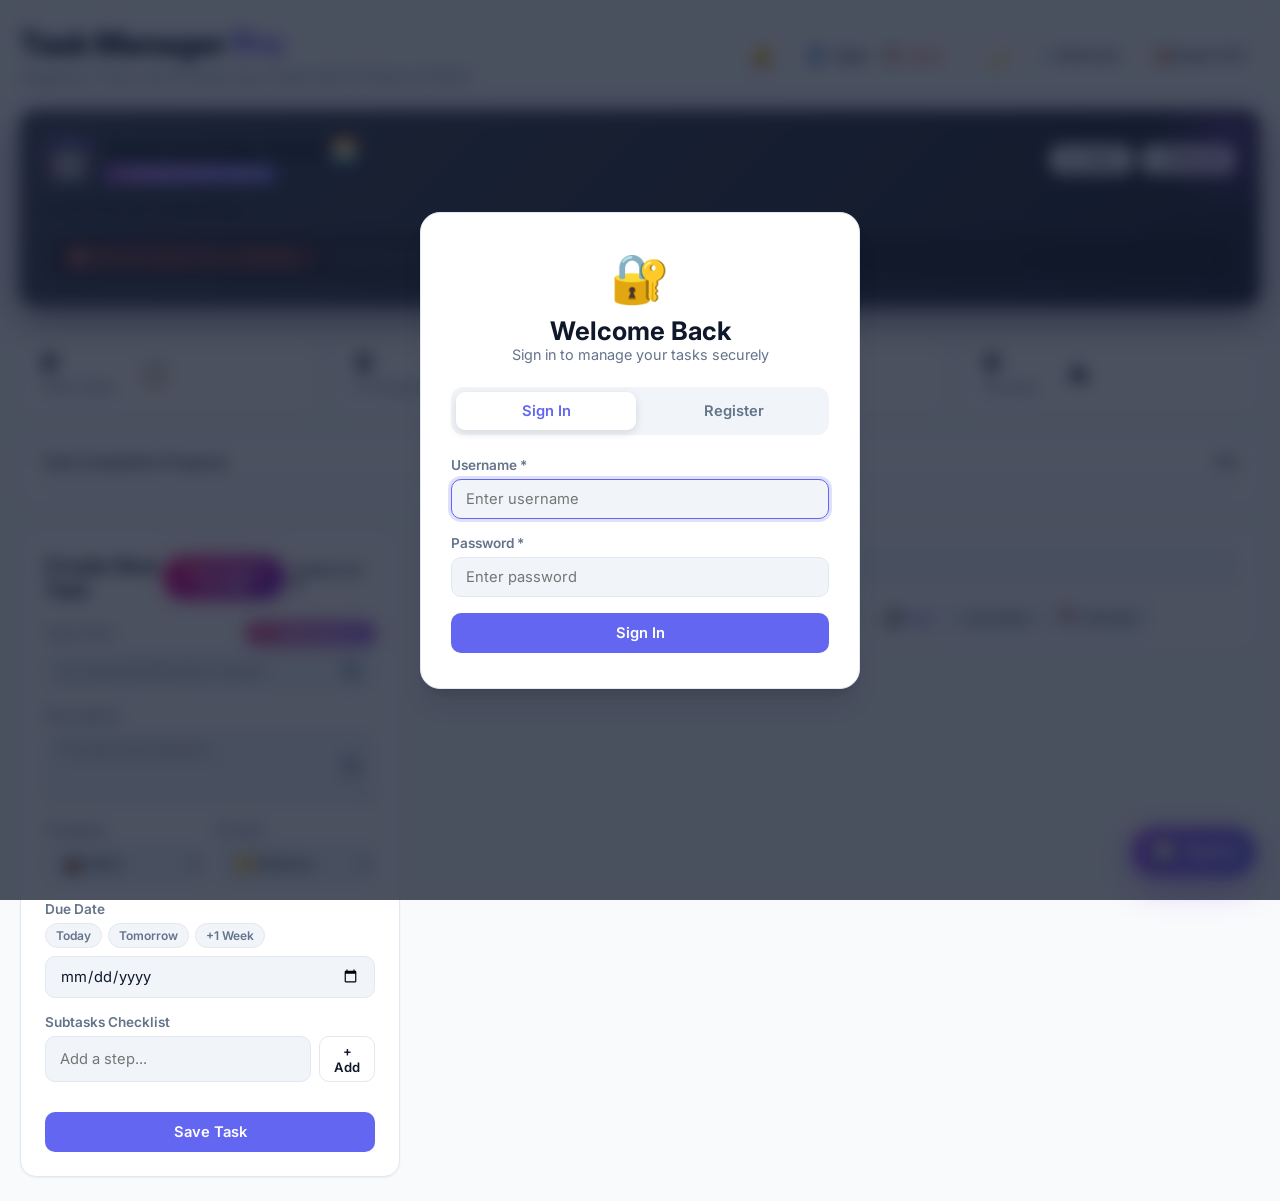
<file: frontend/index.html>
<!DOCTYPE html>
<html lang="en">
<head>
    <meta charset="UTF-8">
    <meta name="viewport" content="width=device-width, initial-scale=1.0">
    <title>Task Manager Pro</title>
    <link rel="stylesheet" href="css/style.css">
    <link href="https://fonts.googleapis.com/css2?family=Inter:wght@400;500;600;700;800&display=swap" rel="stylesheet">
</head>
<body>
    <canvas id="confettiCanvas"></canvas>

    <!-- AUTH MODAL (Login / Register) -->
    <div id="authModal" class="modal-overlay auth-active">
        <div class="modal auth-card">
            <div class="auth-header">
                <span class="auth-logo">🔐</span>
                <h2 id="authTitle">Welcome Back</h2>
                <p id="authSubtitle">Sign in to manage your tasks securely</p>
            </div>
            <div class="auth-tabs">
                <button type="button" class="auth-tab active" id="tabLogin" onclick="switchAuthTab('login')">Sign In</button>
                <button type="button" class="auth-tab" id="tabRegister" onclick="switchAuthTab('register')">Register</button>
            </div>
            <form id="authForm" onsubmit="handleAuthSubmit(event)">
                <div class="form-group">
                    <label for="authUsername">Username *</label>
                    <input type="text" id="authUsername" placeholder="Enter username" required autofocus autocomplete="username">
                </div>
                <div class="form-group" id="emailGroup" style="display: none;">
                    <label for="authEmail">Email Address</label>
                    <input type="email" id="authEmail" placeholder="yourname@example.com" autocomplete="email">
                </div>
                <div class="form-group">
                    <label for="authPassword">Password *</label>
                    <input type="password" id="authPassword" placeholder="Enter password" required autocomplete="current-password">
                </div>
                <div id="authError" class="auth-error-msg" style="display: none;"></div>
                <button type="submit" class="btn btn-primary btn-block" id="authSubmitBtn">Sign In</button>
            </form>
        </div>
    </div>

    <!-- MAIN APP CONTAINER -->
    <div class="container" id="appMainContainer">
        <!-- HEADER -->
        <header class="app-header">
            <div class="header-left">
                <h1>Task Manager <span>Pro</span></h1>
                <p class="subtitle">Organize, Track, and Achieve your Goals with AI Peace of Mind</p>
            </div>
            <div class="header-right">
                <!-- NOTIFICATION BELL & DROPDOWN -->
                <div class="notif-wrapper">
                    <button id="notifBellBtn" class="notif-btn" onclick="toggleNotifDropdown(event)" title="Notifications & Due Alerts">
                        🔔
                        <span id="notifBadge" class="notif-badge" style="display: none;">0</span>
                    </button>
                    <div id="notifDropdown" class="notif-dropdown">
                        <div class="notif-header">
                            <div>
                                <h3>🔔 Alerts & Reminders</h3>
                                <span id="notifSubtext" class="notif-subtext">All tasks on track</span>
                            </div>
                            <div class="notif-header-actions">
                                <button class="btn-notif-action" onclick="testNotificationChime()" title="Test Chime Sound">🔊 Chime</button>
                                <button class="btn-notif-action" onclick="enablePushNotifications()" title="Enable Desktop Alerts">🖥️ Push</button>
                            </div>
                        </div>
                        <div id="notifList" class="notif-list">
                            <div class="notif-empty">No pending alerts right now! You're all caught up 🎉</div>
                        </div>
                    </div>
                </div>

                <div class="user-badge" id="userBadge">
                    <span class="user-avatar" id="userAvatar">👤</span>
                    <span class="user-name" id="userNameDisplay">Suba</span>
                    <button class="btn-logout" onclick="logout()" title="Logout">🚪 Logout</button>
                </div>
                <button id="themeToggle" class="theme-toggle" title="Toggle Dark/Light Mode">🌙</button>
                <button id="shortcutsBtn" class="btn btn-secondary btn-sm" title="Keyboard Shortcuts (Press ?)">⌨️ Shortcuts</button>
                <button id="exportCsvBtn" class="btn btn-secondary btn-sm" title="Export Backup">📥 Export CSV</button>
            </div>
        </header>

                <!-- AI DAILY EXECUTIVE SUMMARY & COACH -->
        <section class="ai-coach-banner card" id="aiCoachBanner">
            <div class="ai-coach-glow"></div>
            <div class="ai-coach-header">
                <div class="ai-coach-title-group">
                    <span class="ai-coach-avatar">🤖</span>
                    <div>
                        <h2 id="aiCoachGreeting">Good morning, Suba! 🌅</h2>
                        <span class="ai-coach-badge">✨ AI Executive Coach</span>
                    </div>
                </div>
                <div class="ai-coach-actions">
                    <button class="btn-coach-action" onclick="speakAiCoachAdvice()" title="Read Aloud with Voice">🔊 Listen</button>
                    <button class="btn-coach-action" onclick="loadAiExecutiveSummary()" title="Refresh Insights">🔄 Refresh</button>
                </div>
            </div>
            <div class="ai-coach-body">
                <p id="aiCoachSummary" class="ai-coach-summary">Analyzing your daily tasks...</p>
                <div class="ai-coach-recommendation">
                    <span class="ai-coach-focus-pill">🎯 Recommended Focus: <b id="aiCoachFocus">Loading...</b></span>
                    <span id="aiCoachAdvice" class="ai-coach-advice">Prioritizing high impact deliverables.</span>
                </div>
            </div>
        </section>
        <!-- DASHBOARD STATS -->
        <section class="dashboard-stats">
            <div class="stat-card">
                <div class="stat-content">
                    <div class="stat-number" id="statTotal">0</div>
                    <div class="stat-label">Total Tasks</div>
                </div>
                <div class="stat-icon">📋</div>
            </div>
            <div class="stat-card">
                <div class="stat-content">
                    <div class="stat-number" id="statPending">0</div>
                    <div class="stat-label">In Progress</div>
                </div>
                <div class="stat-icon">⏳</div>
            </div>
            <div class="stat-card">
                <div class="stat-content">
                    <div class="stat-number" id="statCompleted">0</div>
                    <div class="stat-label">Completed</div>
                </div>
                <div class="stat-icon">✅</div>
            </div>
            <div class="stat-card">
                <div class="stat-content">
                    <div class="stat-number" id="statOverdue">0</div>
                    <div class="stat-label">Overdue</div>
                </div>
                <div class="stat-icon">⚠️</div>
            </div>
        </section>

        <!-- PROGRESS BAR -->
        <div class="progress-section">
            <div class="progress-info">
                <span>Task Completion Progress</span>
                <span id="progressText">0%</span>
            </div>
            <div class="progress-track">
                <div id="progressBar" class="progress-fill" style="width: 0%;"></div>
            </div>
        </div>

        <!-- MAIN LAYOUT -->
        <div class="main-layout">
            <!-- TASK FORM PANEL -->
            <aside class="form-panel card">
                <div class="panel-header">
                    <h2 id="formTitle">Create New Task</h2>
<button type="button" class="btn-voice-ai-magic" onclick="openSmartVoiceModal()" title="Speak naturally to create task">🧠 AI Voice-to-Task</button>
                    <span class="badge badge-info">Shortcut: N</span>
                </div>
                <form id="taskForm">
                    <input type="hidden" id="taskId">
                    
                    <div class="form-group">
                        <div class="label-with-ai">
                            <label for="taskTitle" style="margin-bottom: 0;">Task Title *</label>
                            <button type="button" id="aiBreakdownBtn" class="btn-ai-magic" onclick="triggerAiBreakdown()" title="Generate Subtasks with AI">✨ AI Breakdown</button>
                        </div>
                        <div class="input-with-voice">
                            <input type="text" id="taskTitle" placeholder="e.g. Build Notification Center" required maxlength="150">
                            <button type="button" class="voice-btn" data-target="taskTitle" title="Voice Dictation">🎙️</button>
                        </div>
                    </div>

                    <div class="form-group">
                        <label for="taskDesc">Description</label>
                        <div class="input-with-voice">
                            <textarea id="taskDesc" rows="3" placeholder="Provide extra details..."></textarea>
                            <button type="button" class="voice-btn" data-target="taskDesc" title="Voice Dictation">🎙️</button>
                        </div>
                    </div>

                    <div class="form-row">
                        <div class="form-group col-half">
                            <label for="taskCategory">Category</label>
                            <select id="taskCategory">
                                <option value="WORK">💼 Work</option>
                                <option value="PERSONAL">🏠 Personal</option>
                                <option value="STUDY">📚 Study</option>
                                <option value="HEALTH">🏃 Health</option>
                                <option value="FINANCE">💰 Finance</option>
                                <option value="OTHER">✨ Other</option>
                            </select>
                        </div>

                        <div class="form-group col-half">
                            <label for="taskPriority">Priority</label>
                            <select id="taskPriority">
                                <option value="LOW">🟢 Low</option>
                                <option value="MEDIUM" selected>🟡 Medium</option>
                                <option value="HIGH">🔴 High</option>
                            </select>
                        </div>
                    </div>

                    <div class="form-group">
                        <label for="taskDueDate">Due Date</label>
                        <div class="quick-dates">
                            <button type="button" class="chip-date" onclick="setQuickDate(0)">Today</button>
                            <button type="button" class="chip-date" onclick="setQuickDate(1)">Tomorrow</button>
                            <button type="button" class="chip-date" onclick="setQuickDate(7)">+1 Week</button>
                        </div>
                        <input type="date" id="taskDueDate">
                    </div>

                    <!-- SUBTASKS BUILDER -->
                    <div class="form-group">
                        <label>Subtasks Checklist</label>
                        <div class="subtask-input-row">
                            <input type="text" id="newSubtaskInput" placeholder="Add a step...">
                            <button type="button" id="addSubtaskBtn" class="btn btn-secondary btn-sm">+ Add</button>
                        </div>
                        <ul id="formSubtaskList" class="form-subtask-list"></ul>
                    </div>

                    <div class="form-actions">
                        <button type="submit" id="saveBtn" class="btn btn-primary btn-block">Save Task</button>
                        <button type="button" id="cancelBtn" class="btn btn-secondary btn-block" style="display: none;">Cancel</button>
                    </div>
                </form>
            </aside>

            <!-- TASKS CONTENT PANEL -->
            <main class="content-panel">
                <!-- TOP CONTROLS -->
                <div class="controls-bar card">
                    <div class="search-box">
                        <span class="search-icon">🔍</span>
                        <input type="text" id="searchInput" placeholder="Search tasks... (Shortcut: / or F)">
                    </div>

                    <div class="filters-group">
                        <select id="filterCategory" title="Filter by Category">
                            <option value="">All Categories</option>
                            <option value="WORK">💼 Work</option>
                            <option value="PERSONAL">🏠 Personal</option>
                            <option value="STUDY">📚 Study</option>
                            <option value="HEALTH">🏃 Health</option>
                            <option value="FINANCE">💰 Finance</option>
                            <option value="OTHER">✨ Other</option>
                        </select>

                        <select id="filterPriority" title="Filter by Priority">
                            <option value="">All Priorities</option>
                            <option value="HIGH">🔴 High</option>
                            <option value="MEDIUM">🟡 Medium</option>
                            <option value="LOW">🟢 Low</option>
                        </select>

                        <select id="filterStatus" title="Filter by Status">
                            <option value="">All Statuses</option>
                            <option value="PENDING">⏳ In Progress</option>
                            <option value="COMPLETED">✅ Completed</option>
                        </select>

                        <!-- VIEW SWITCHER -->
                        <div class="view-switcher">
                            <button class="view-btn active" data-view="grid" title="Card Grid View">🔲 Grid</button>
                            <button class="view-btn" data-view="kanban" title="Kanban Board View">📊 Kanban</button>
                            <button class="view-btn" data-view="calendar" title="Calendar View">📅 Calendar</button>
                        </div>
                    </div>
                </div>

                <!-- VIEW 1: GRID VIEW -->
                <section id="gridView" class="task-view-container active">
                    <div id="taskList" class="task-grid"></div>
                </section>

                <!-- VIEW 2: KANBAN BOARD -->
                <section id="kanbanView" class="task-view-container">
                    <div class="kanban-board">
                        <div class="kanban-col">
                            <div class="kanban-col-header">
                                <span>⏳ To Do (<span id="countTodo">0</span>)</span>
                            </div>
                            <div class="kanban-col-body" id="colTodo"></div>
                        </div>
                        <div class="kanban-col">
                            <div class="kanban-col-header high-focus">
                                <span>🔥 High Priority Focus (<span id="countHigh">0</span>)</span>
                            </div>
                            <div class="kanban-col-body" id="colHigh"></div>
                        </div>
                        <div class="kanban-col">
                            <div class="kanban-col-header done-focus">
                                <span>✅ Completed (<span id="countDone">0</span>)</span>
                            </div>
                            <div class="kanban-col-body" id="colDone"></div>
                        </div>
                    </div>
                </section>

                <!-- VIEW 3: CALENDAR VIEW -->
                <section id="calendarView" class="task-view-container">
                    <div class="calendar-card card">
                        <div class="calendar-header">
                            <button id="calPrevBtn" class="btn btn-secondary btn-sm">◀ Prev</button>
                            <h3 id="calMonthYear">October 2026</h3>
                            <div>
                                <button id="calTodayBtn" class="btn btn-secondary btn-sm">Today</button>
                                <button id="calNextBtn" class="btn btn-secondary btn-sm">Next ▶</button>
                            </div>
                        </div>
                        <div class="calendar-grid-header">
                            <div>Sun</div><div>Mon</div><div>Tue</div><div>Wed</div><div>Thu</div><div>Fri</div><div>Sat</div>
                        </div>
                        <div class="calendar-days-grid" id="calendarDaysGrid"></div>
                    </div>
                </section>
            </main>
        </div>
    </div>

    <!-- SHORTCUTS MODAL -->
    <div id="shortcutsModal" class="modal-overlay" style="display: none;" onclick="if(event.target===this) closeShortcutsModal()">
        <div class="modal">
            <div class="modal-header">
                <h3>⚡ Power-User Keyboard Shortcuts</h3>
                <button class="btn-close" onclick="closeShortcutsModal()">&times;</button>
            </div>
            <div class="modal-body">
                <table class="shortcuts-table">
                    <tr><td><kbd>N</kbd></td><td>Focus on Create New Task input</td></tr>
                    <tr><td><kbd>/</kbd> or <kbd>F</kbd></td><td>Focus search bar</td></tr>
                    <tr><td><kbd>V</kbd></td><td>Toggle Views (Grid ➔ Kanban ➔ Calendar)</td></tr>
                    <tr><td><kbd>T</kbd></td><td>Toggle Dark / Light Theme</td></tr>
                    <tr><td><kbd>Esc</kbd></td><td>Close modal or cancel task editing</td></tr>
                </table>
            </div>
        </div>
    </div>

    <script src="js/app.js"></script>
    <!-- SMART VOICE-TO-TASK MODAL -->
    <div id="smartVoiceModal" class="modal-overlay" style="display: none;" onclick="if(event.target===this) closeSmartVoiceModal()">
        <div class="modal voice-modal-card">
            <div class="modal-header">
                <div class="voice-modal-title">
                    <span class="pulse-mic-icon">🎙️</span>
                    <div>
                        <h3>Natural Language Voice-to-Task</h3>
                        <p class="voice-modal-subtitle">Speak naturally in English or Tanglish / Tamil</p>
                    </div>
                </div>
                <button class="btn-close" onclick="closeSmartVoiceModal()">&times;</button>
            </div>
            
            <div class="voice-visualizer">
                <div class="voice-bar"></div>
                <div class="voice-bar"></div>
                <div class="voice-bar"></div>
                <div class="voice-bar"></div>
                <div class="voice-bar"></div>
                <div class="voice-bar"></div>
            </div>

            <div class="voice-transcript-box">
                <textarea id="smartVoiceInput" rows="3" placeholder="Click 'Start Listening' and speak (e.g. 'Tomorrow evening Suresh kooda Finance meeting vekkanum urgent priority')..."></textarea>
            </div>

            <div class="voice-actions">
                <button type="button" id="startVoiceRecBtn" class="btn btn-primary" onclick="toggleVoiceRecognition()">🎙️ Start Listening</button>
                <button type="button" class="btn btn-secondary" onclick="processSmartVoicePrompt()">🧠 AI Extract & Fill Form</button>
            </div>

            <div class="voice-tips">
                <span>💡 <b>Example:</b> <i>"Tomorrow evening 5pm-க்கு Suresh கூட Finance Meeting வெக்கணும் high priority"</i></span>
            </div>
        </div>
    </div>
    <!-- FLOATING AI CHATBOT WIDGET -->
    <div id="aiChatLauncher" class="ai-chat-launcher" onclick="toggleAiChat()" title="Chat with Your Tasks">
        <span class="chat-launcher-icon">💬</span>
        <span class="chat-launcher-text">Ask AI</span>
    </div>

    <div id="aiChatPanel" class="ai-chat-panel">
        <div class="ai-chat-header">
            <div class="ai-chat-title">
                <span class="chat-avatar">🤖</span>
                <div>
                    <h4>Task AI Assistant</h4>
                    <span class="chat-status">🟢 Online · Ask anything</span>
                </div>
            </div>
            <button class="btn-close" onclick="toggleAiChat()">&times;</button>
        </div>

        <div class="ai-chat-body" id="aiChatMessages">
            <div class="chat-bubble ai">
                👋 Hello Suba! I can analyze your tasks, list deadlines, find overdue items, or suggest what to do next. Try asking me below!
            </div>
        </div>

        <div class="ai-chat-chips">
            <button class="chat-chip" onclick="sendQuickPrompt('What should I focus on next?')">🎯 Next focus</button>
            <button class="chat-chip" onclick="sendQuickPrompt('Do I have any overdue tasks?')">⚠️ Overdue</button>
            <button class="chat-chip" onclick="sendQuickPrompt('What are my Study tasks?')">📚 Study tasks</button>
        </div>

        <form class="ai-chat-footer" onsubmit="handleChatSubmit(event)">
            <input type="text" id="aiChatInput" placeholder="Ask in English or Tamil (e.g. என்னென்ன tasks இருக்கு?)..." autocomplete="off">
            <button type="submit" class="btn-chat-send" title="Send Message">🚀</button>
        </form>
    </div>
</body>
</html>
</file>
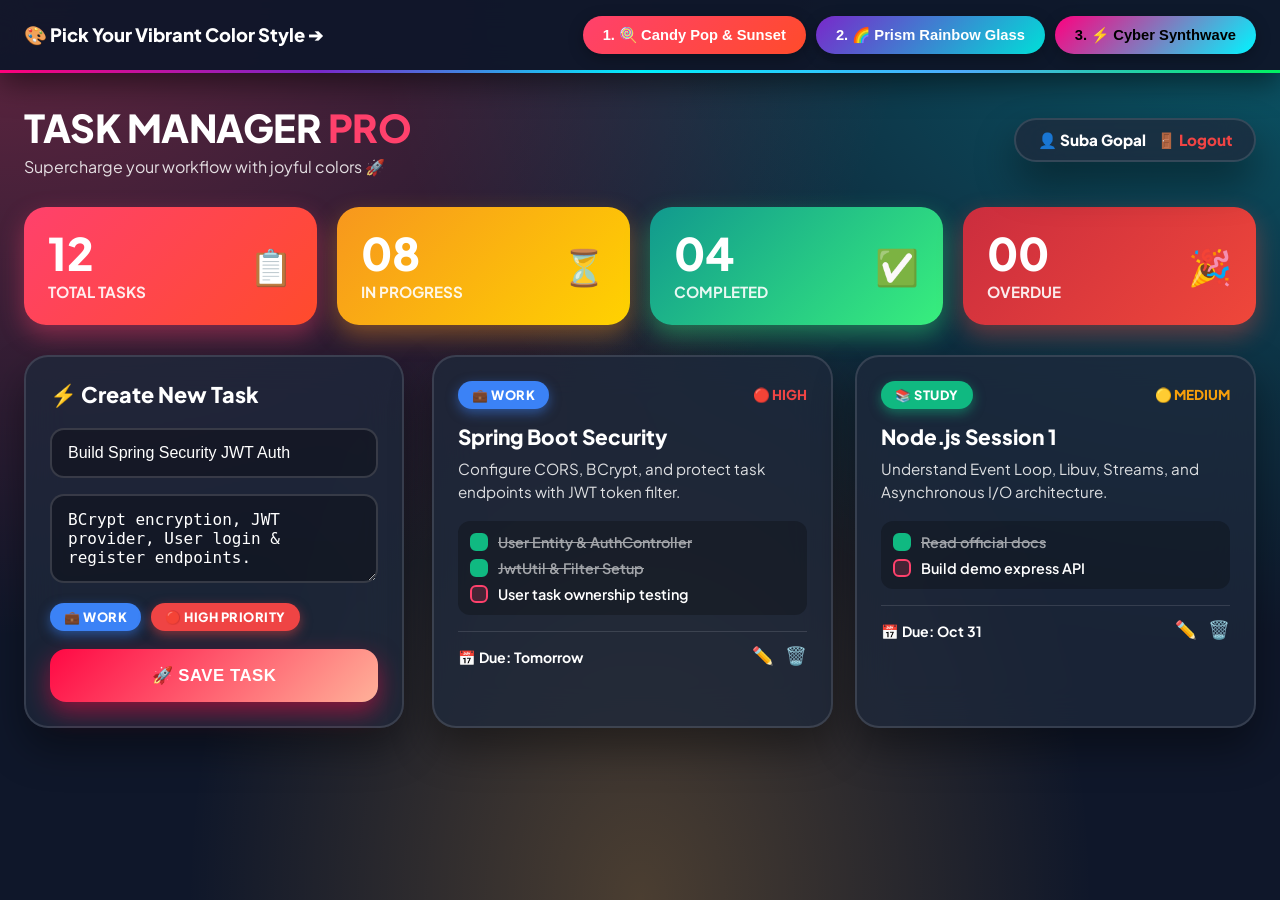
<file: preview.html>
<!DOCTYPE html>
<html lang="en">
<head>
    <meta charset="UTF-8">
    <meta name="viewport" content="width=device-width, initial-scale=1.0">
    <title>Ultra Colorful Designs Preview</title>
    <link href="https://fonts.googleapis.com/css2?family=Plus+Jakarta+Sans:wght@500;600;700;800&family=Cabinet+Grotesk:wght@800;900&display=swap" rel="stylesheet">
    <style>
        * { margin: 0; padding: 0; box-sizing: border-box; transition: all 0.3s cubic-bezier(0.4, 0, 0.2, 1); }
        body { min-height: 100vh; padding-bottom: 60px; font-family: 'Plus Jakarta Sans', sans-serif; }

        /* TOP THEME CHANGER */
        .color-nav {
            position: sticky; top: 0; z-index: 99999;
            background: rgba(15, 23, 42, 0.95); backdrop-filter: blur(14px);
            padding: 16px 24px; display: flex; justify-content: space-between; align-items: center; flex-wrap: wrap; gap: 12px;
            box-shadow: 0 10px 30px rgba(0,0,0,0.5);
            border-bottom: 3px solid;
            border-image: linear-gradient(90deg, #ff007a, #7928ca, #00f2fe, #4facfe, #00f260) 1;
        }
        .color-nav h2 { color: #fff; font-size: 1.15rem; font-weight: 800; display: flex; align-items: center; gap: 8px; }
        .color-tabs { display: flex; gap: 10px; }
        .tab-btn {
            padding: 10px 20px; border-radius: 30px; font-weight: 800; font-size: 0.92rem;
            cursor: pointer; border: none; color: #fff; box-shadow: 0 4px 15px rgba(0,0,0,0.3);
        }
        .tab-btn:hover { transform: translateY(-2px) scale(1.05); }

        .container { max-width: 1320px; margin: 30px auto; padding: 0 24px; }

        /* =======================================================
           THEME 1: CANDY POP & SUNSET MESH (JUICY & VIBRANT)
           ======================================================= */
        body.theme-candy {
            background: #0f172a;
            background-image: 
                radial-gradient(at 0% 0%, rgba(255, 65, 108, 0.35) 0px, transparent 50%),
                radial-gradient(at 100% 0%, rgba(0, 242, 254, 0.3) 0px, transparent 50%),
                radial-gradient(at 50% 100%, rgba(255, 179, 71, 0.25) 0px, transparent 50%);
            color: #ffffff;
        }
        body.theme-candy .c-card {
            background: rgba(30, 41, 59, 0.75);
            backdrop-filter: blur(20px);
            border: 2px solid rgba(255, 255, 255, 0.12);
            border-radius: 24px; padding: 24px;
            box-shadow: 0 20px 40px rgba(0,0,0,0.4);
        }
        body.theme-candy .stat-1 { background: linear-gradient(135deg, #ff416c, #ff4b2b); box-shadow: 0 10px 25px rgba(255, 65, 108, 0.4); }
        body.theme-candy .stat-2 { background: linear-gradient(135deg, #f7971e, #ffd200); box-shadow: 0 10px 25px rgba(247, 151, 30, 0.4); }
        body.theme-candy .stat-3 { background: linear-gradient(135deg, #11998e, #38ef7d); box-shadow: 0 10px 25px rgba(56, 239, 125, 0.4); }
        body.theme-candy .stat-4 { background: linear-gradient(135deg, #cb2d3e, #ef473a); box-shadow: 0 10px 25px rgba(239, 71, 58, 0.4); }
        body.theme-candy .btn-action-main {
            background: linear-gradient(135deg, #ff0844 0%, #ffb199 100%);
            box-shadow: 0 10px 25px rgba(255, 8, 68, 0.5);
        }

        /* =======================================================
           THEME 2: PRISM RAINBOW HOLOGRAPHIC (IRIDESCENT & COOL)
           ======================================================= */
        body.theme-prism {
            background: #09090b;
            background-image: 
                radial-gradient(at 10% 20%, rgba(147, 51, 234, 0.4) 0px, transparent 40%),
                radial-gradient(at 90% 80%, rgba(59, 130, 246, 0.4) 0px, transparent 40%),
                radial-gradient(at 50% 50%, rgba(236, 72, 153, 0.25) 0px, transparent 50%);
            color: #ffffff;
        }
        body.theme-prism .c-card {
            background: rgba(18, 18, 24, 0.85);
            backdrop-filter: blur(25px);
            border-radius: 24px; padding: 24px;
            position: relative;
            box-shadow: 0 20px 50px rgba(0,0,0,0.6);
            border: 2px solid transparent;
            background-clip: padding-box;
        }
        body.theme-prism .c-card::after {
            content: ''; position: absolute; inset: -2px; border-radius: 26px;
            background: linear-gradient(135deg, #ff007a, #7928ca, #00dfd8, #43e97b);
            z-index: -1; opacity: 0.7;
        }
        body.theme-prism .stat-1 { background: linear-gradient(135deg, #8a2387, #e94057); }
        body.theme-prism .stat-2 { background: linear-gradient(135deg, #f27121, #e94057); }
        body.theme-prism .stat-3 { background: linear-gradient(135deg, #00b09b, #96c93d); }
        body.theme-prism .stat-4 { background: linear-gradient(135deg, #f857a6, #ff5858); }
        body.theme-prism .btn-action-main {
            background: linear-gradient(135deg, #7928ca, #ff0080);
            box-shadow: 0 10px 30px rgba(255, 0, 128, 0.5);
        }

        /* =======================================================
           THEME 3: CYBER SYNTHWAVE (HOT MAGENTA & NEON TEAL)
           ======================================================= */
        body.theme-synth {
            background: #0f051d;
            background-image: 
                linear-gradient(rgba(255, 0, 127, 0.08) 1px, transparent 1px),
                linear-gradient(90deg, rgba(0, 246, 255, 0.08) 1px, transparent 1px);
            background-size: 30px 30px;
            color: #f1f5f9;
        }
        body.theme-synth .c-card {
            background: #180933;
            border: 2px solid #ff007f;
            border-radius: 20px; padding: 24px;
            box-shadow: 0 0 25px rgba(255, 0, 127, 0.25), inset 0 0 15px rgba(255, 0, 127, 0.08);
        }
        body.theme-synth .c-card:hover {
            border-color: #00f6ff; box-shadow: 0 0 35px rgba(0, 246, 255, 0.4); transform: translateY(-4px);
        }
        body.theme-synth .stat-1 { background: linear-gradient(135deg, #ff007f, #7928ca); box-shadow: 0 0 20px rgba(255,0,127,0.5); }
        body.theme-synth .stat-2 { background: linear-gradient(135deg, #f59e0b, #d97706); box-shadow: 0 0 20px rgba(245,158,11,0.5); }
        body.theme-synth .stat-3 { background: linear-gradient(135deg, #00f6ff, #00bbff); color: #000; box-shadow: 0 0 20px rgba(0,246,255,0.5); }
        body.theme-synth .stat-4 { background: linear-gradient(135deg, #ef4444, #b91c1c); box-shadow: 0 0 20px rgba(239,68,68,0.5); }
        body.theme-synth .btn-action-main {
            background: linear-gradient(90deg, #ff007f, #00f6ff);
            color: #000; font-weight: 900;
            box-shadow: 0 0 25px rgba(255, 0, 127, 0.6);
        }

        /* LAYOUT & STATS */
        .stats-grid { display: grid; grid-template-columns: repeat(4, 1fr); gap: 20px; margin-bottom: 30px; }
        .stat-card-pop {
            border-radius: 22px; padding: 24px; color: #ffffff;
            display: flex; justify-content: space-between; align-items: center;
        }
        .stat-card-pop .num { font-size: 2.8rem; font-weight: 900; line-height: 1; }
        .stat-card-pop .lbl { font-size: 0.95rem; font-weight: 700; opacity: 0.9; margin-top: 6px; }

        .main-layout { display: grid; grid-template-columns: 380px 1fr; gap: 28px; }
        .input-stylish {
            width: 100%; padding: 14px 16px; border-radius: 14px;
            background: rgba(0,0,0,0.3); border: 2px solid rgba(255,255,255,0.15);
            color: #fff; font-size: 1rem; margin-bottom: 16px;
        }
        .input-stylish:focus { outline: none; border-color: #ff007a; }

        .btn-action-main {
            width: 100%; padding: 16px; border: none; border-radius: 16px;
            font-size: 1.05rem; font-weight: 800; cursor: pointer; color: #fff;
            letter-spacing: 0.5px; text-transform: uppercase;
        }

        .task-grid-pop { display: grid; grid-template-columns: repeat(auto-fill, minmax(300px, 1fr)); gap: 22px; }
        .card-task { position: relative; overflow: hidden; }
        .card-task-header { display: flex; justify-content: space-between; align-items: center; margin-bottom: 14px; }
        
        .pill-tag {
            padding: 6px 14px; border-radius: 30px; font-size: 0.8rem; font-weight: 800;
            text-transform: uppercase; letter-spacing: 0.5px;
        }
        .pill-work { background: #3b82f6; color: #fff; box-shadow: 0 4px 12px rgba(59,130,246,0.5); }
        .pill-study { background: #10b981; color: #fff; box-shadow: 0 4px 12px rgba(16,185,129,0.5); }
        .pill-health { background: #ec4899; color: #fff; box-shadow: 0 4px 12px rgba(236,72,153,0.5); }
        .pill-finance { background: #f59e0b; color: #fff; box-shadow: 0 4px 12px rgba(245,158,11,0.5); }

        .task-h { font-size: 1.3rem; font-weight: 800; margin-bottom: 8px; line-height: 1.3; }
        .task-p { font-size: 0.95rem; opacity: 0.85; line-height: 1.5; margin-bottom: 18px; }

        .checklist-row {
            background: rgba(0,0,0,0.25); border-radius: 12px; padding: 12px; margin-bottom: 16px;
            display: flex; flex-direction: column; gap: 8px;
        }
        .ch-item { display: flex; align-items: center; gap: 10px; font-size: 0.9rem; font-weight: 600; }
        .ch-dot { width: 18px; height: 18px; border-radius: 6px; border: 2px solid #ff416c; background: rgba(255,65,108,0.2); }
        .ch-dot.done { background: #10b981; border-color: #10b981; }

        .card-foot {
            display: flex; justify-content: space-between; align-items: center;
            border-top: 1px solid rgba(255,255,255,0.12); padding-top: 14px; font-weight: 700; font-size: 0.88rem;
        }
    </style>
</head>
<body class="theme-candy">

    <!-- COLORFUL NAV SWITCHER -->
    <div class="color-nav">
        <h2>🎨 Pick Your Vibrant Color Style ➔</h2>
        <div class="color-tabs">
            <button class="tab-btn" style="background: linear-gradient(135deg, #ff416c, #ff4b2b);" onclick="pick('theme-candy')">1. 🍭 Candy Pop & Sunset</button>
            <button class="tab-btn" style="background: linear-gradient(135deg, #7928ca, #00dfd8);" onclick="pick('theme-prism')">2. 🌈 Prism Rainbow Glass</button>
            <button class="tab-btn" style="background: linear-gradient(135deg, #ff007f, #00f6ff); color: #000;" onclick="pick('theme-synth')">3. ⚡ Cyber Synthwave</button>
        </div>
    </div>

    <div class="container">
        <!-- HEADER -->
        <div style="display: flex; justify-content: space-between; align-items: center; margin-bottom: 30px;">
            <div>
                <h1 style="font-size: 2.4rem; font-weight: 900; letter-spacing: -0.5px;">TASK MANAGER <span style="color: #ff416c;">PRO</span></h1>
                <p style="opacity: 0.85; font-size: 1rem; margin-top: 4px;">Supercharge your workflow with joyful colors 🚀</p>
            </div>
            <div style="display: flex; gap: 14px; align-items: center;">
                <div class="c-card" style="padding: 10px 22px; border-radius: 30px; font-weight: 800; font-size: 0.95rem;">
                    👤 Suba Gopal <span style="color: #ef4444; margin-left: 8px; cursor: pointer;">🚪 Logout</span>
                </div>
            </div>
        </div>

        <!-- 4 BOLD COLORFUL STATS CARDS -->
        <div class="stats-grid">
            <div class="stat-card-pop stat-1">
                <div><div class="num">12</div><div class="lbl">TOTAL TASKS</div></div>
                <div style="font-size: 2.2rem;">📋</div>
            </div>
            <div class="stat-card-pop stat-2">
                <div><div class="num">08</div><div class="lbl">IN PROGRESS</div></div>
                <div style="font-size: 2.2rem;">⏳</div>
            </div>
            <div class="stat-card-pop stat-3">
                <div><div class="num">04</div><div class="lbl">COMPLETED</div></div>
                <div style="font-size: 2.2rem;">✅</div>
            </div>
            <div class="stat-card-pop stat-4">
                <div><div class="num">00</div><div class="lbl">OVERDUE</div></div>
                <div style="font-size: 2.2rem;">🎉</div>
            </div>
        </div>

        <!-- MAIN SECTION -->
        <div class="main-layout">
            <!-- CREATE FORM CARD -->
            <div class="c-card">
                <h3 style="font-size: 1.35rem; font-weight: 800; margin-bottom: 20px;">⚡ Create New Task</h3>
                <input type="text" class="input-stylish" value="Build Spring Security JWT Auth">
                <textarea class="input-stylish" rows="3">BCrypt encryption, JWT provider, User login & register endpoints.</textarea>
                <div style="display: flex; gap: 10px; margin-bottom: 18px;">
                    <span class="pill-tag pill-work">💼 WORK</span>
                    <span class="pill-tag" style="background: #ef4444; color: #fff; box-shadow: 0 4px 12px rgba(239,68,68,0.5);">🔴 HIGH PRIORITY</span>
                </div>
                <button class="btn-action-main">🚀 Save Task</button>
            </div>

            <!-- TASK CARDS -->
            <div class="task-grid-pop">
                <!-- CARD 1 -->
                <div class="c-card card-task">
                    <div class="card-task-header">
                        <span class="pill-tag pill-work">💼 WORK</span>
                        <span style="color: #ef4444; font-weight: 800; font-size: 0.85rem;">🔴 HIGH</span>
                    </div>
                    <h3 class="task-h">Spring Boot Security</h3>
                    <p class="task-p">Configure CORS, BCrypt, and protect task endpoints with JWT token filter.</p>
                    <div class="checklist-row">
                        <div class="ch-item"><div class="ch-dot done"></div><span style="text-decoration: line-through; opacity: 0.6;">User Entity & AuthController</span></div>
                        <div class="ch-item"><div class="ch-dot done"></div><span style="text-decoration: line-through; opacity: 0.6;">JwtUtil & Filter Setup</span></div>
                        <div class="ch-item"><div class="ch-dot"></div><span>User task ownership testing</span></div>
                    </div>
                    <div class="card-foot">
                        <span>📅 Due: Tomorrow</span>
                        <div><button style="background:none;border:none;cursor:pointer;font-size:1.1rem;">✏️</button> <button style="background:none;border:none;cursor:pointer;font-size:1.1rem;margin-left:8px;">🗑️</button></div>
                    </div>
                </div>

                <!-- CARD 2 -->
                <div class="c-card card-task">
                    <div class="card-task-header">
                        <span class="pill-tag pill-study">📚 STUDY</span>
                        <span style="color: #f59e0b; font-weight: 800; font-size: 0.85rem;">🟡 MEDIUM</span>
                    </div>
                    <h3 class="task-h">Node.js Session 1</h3>
                    <p class="task-p">Understand Event Loop, Libuv, Streams, and Asynchronous I/O architecture.</p>
                    <div class="checklist-row">
                        <div class="ch-item"><div class="ch-dot done"></div><span style="text-decoration: line-through; opacity: 0.6;">Read official docs</span></div>
                        <div class="ch-item"><div class="ch-dot"></div><span>Build demo express API</span></div>
                    </div>
                    <div class="card-foot">
                        <span>📅 Due: Oct 31</span>
                        <div><button style="background:none;border:none;cursor:pointer;font-size:1.1rem;">✏️</button> <button style="background:none;border:none;cursor:pointer;font-size:1.1rem;margin-left:8px;">🗑️</button></div>
                    </div>
                </div>
            </div>
        </div>
    </div>

    <script>
        function pick(cls) {
            document.body.className = cls;
        }
    </script>
</body>
</html>
</file>
<file: frontend/css/style.css>
/* ==========================================================
   TASK MANAGER PRO - COMPLETE STYLESHEET
   ========================================================== */

:root {
    --primary: #6366f1;
    --primary-hover: #4f46e5;
    --primary-light: rgba(99, 102, 241, 0.12);
    --success: #10b981;
    --warning: #f59e0b;
    --danger: #ef4444;
    --info: #06b6d4;

    --bg-main: #f8fafc;
    --bg-card: #ffffff;
    --bg-secondary: #f1f5f9;
    --border-color: #e2e8f0;
    
    --text-primary: #0f172a;
    --text-secondary: #64748b;
    --text-muted: #94a3b8;
    
    --shadow-sm: 0 1px 2px rgba(0, 0, 0, 0.05);
    --shadow-md: 0 4px 6px -1px rgba(0, 0, 0, 0.1), 0 2px 4px -2px rgba(0, 0, 0, 0.1);
    --shadow-lg: 0 10px 15px -3px rgba(0, 0, 0, 0.1), 0 4px 6px -4px rgba(0, 0, 0, 0.1);
    --shadow-xl: 0 20px 25px -5px rgba(0, 0, 0, 0.1), 0 8px 10px -6px rgba(0, 0, 0, 0.1);
}

[data-theme="dark"] {
    --bg-main: #0b0f19;
    --bg-card: #151d30;
    --bg-secondary: #1e293b;
    --border-color: #334155;
    
    --text-primary: #f8fafc;
    --text-secondary: #94a3b8;
    --text-muted: #64748b;
    
    --shadow-sm: 0 1px 2px rgba(0, 0, 0, 0.3);
    --shadow-md: 0 4px 8px rgba(0, 0, 0, 0.4);
    --shadow-lg: 0 10px 20px rgba(0, 0, 0, 0.5);
    --shadow-xl: 0 20px 30px rgba(0, 0, 0, 0.6);
}

* {
    margin: 0;
    padding: 0;
    box-sizing: border-box;
    font-family: 'Inter', -apple-system, BlinkMacSystemFont, "Segoe UI", Roboto, sans-serif;
}

body {
    background-color: var(--bg-main);
    color: var(--text-primary);
    min-height: 100vh;
    transition: background-color 0.3s ease, color 0.3s ease;
    overflow-x: hidden;
}

/* ==========================================================
   LAYOUT & CONTAINER
   ========================================================== */
.container {
    max-width: 1400px;
    margin: 0 auto;
    padding: 24px 20px;
}

.card {
    background: var(--bg-card);
    border: 1px solid var(--border-color);
    border-radius: 16px;
    padding: 24px;
    box-shadow: var(--shadow-sm);
    transition: all 0.25s ease;
}

/* ==========================================================
   HEADER
   ========================================================== */
.app-header {
    display: flex;
    justify-content: space-between;
    align-items: center;
    margin-bottom: 24px;
    flex-wrap: wrap;
    gap: 16px;
}

.header-left h1 {
    font-size: 2rem;
    font-weight: 800;
    letter-spacing: -0.5px;
    color: var(--text-primary);
}

.header-left h1 span {
    color: var(--primary);
    background: linear-gradient(135deg, #6366f1, #8b5cf6);
    -webkit-background-clip: text;
    -webkit-text-fill-color: transparent;
}

.subtitle {
    font-size: 0.95rem;
    color: var(--text-secondary);
    margin-top: 4px;
}

.header-right {
    display: flex;
    align-items: center;
    gap: 10px;
    flex-wrap: wrap;
}

.user-badge {
    display: inline-flex;
    align-items: center;
    gap: 8px;
    padding: 6px 14px;
    background: var(--bg-card);
    border: 1px solid var(--border-color);
    border-radius: 30px;
    font-size: 0.9rem;
    font-weight: 600;
}

.user-name {
    color: var(--text-primary);
    max-width: 120px;
    overflow: hidden;
    text-overflow: ellipsis;
    white-space: nowrap;
}

.btn-logout {
    background: transparent;
    border: none;
    color: #ef4444;
    cursor: pointer;
    font-size: 0.8rem;
    font-weight: 600;
    padding: 2px 6px;
    border-radius: 6px;
    transition: background 0.2s ease;
}

.btn-logout:hover {
    background: rgba(239, 68, 68, 0.15);
}

.theme-toggle {
    background: var(--bg-card);
    border: 1px solid var(--border-color);
    width: 38px;
    height: 38px;
    border-radius: 10px;
    cursor: pointer;
    font-size: 1.1rem;
    display: flex;
    align-items: center;
    justify-content: center;
    transition: all 0.2s ease;
}

.theme-toggle:hover {
    transform: scale(1.05);
    box-shadow: var(--shadow-md);
}

/* ==========================================================
   DASHBOARD STATS
   ========================================================== */
.dashboard-stats {
    display: grid;
    grid-template-columns: repeat(auto-fit, minmax(220px, 1fr));
    gap: 16px;
    margin-bottom: 20px;
}

.stat-card {
    background: var(--bg-card);
    border: 1px solid var(--border-color);
    border-radius: 14px;
    padding: 18px 20px;
    display: flex;
    align-items: center;
    gap: 16px;
    box-shadow: var(--shadow-sm);
    transition: transform 0.2s ease, box-shadow 0.2s ease;
}

.stat-card:hover {
    transform: translateY(-2px);
    box-shadow: var(--shadow-md);
}

.stat-icon {
    width: 48px;
    height: 48px;
    border-radius: 12px;
    display: flex;
    align-items: center;
    justify-content: center;
    font-size: 1.4rem;
}

.stat-total { background: rgba(99, 102, 241, 0.15); }
.stat-pending { background: rgba(245, 158, 11, 0.15); }
.stat-completed { background: rgba(16, 185, 129, 0.15); }
.stat-overdue { background: rgba(239, 68, 68, 0.15); }

.stat-number {
    font-size: 1.6rem;
    font-weight: 800;
    line-height: 1;
    color: var(--text-primary);
}

.stat-label {
    font-size: 0.85rem;
    font-weight: 500;
    color: var(--text-secondary);
    margin-top: 4px;
}

/* ==========================================================
   PROGRESS BAR
   ========================================================== */
.progress-section {
    background: var(--bg-card);
    border: 1px solid var(--border-color);
    border-radius: 14px;
    padding: 16px 20px;
    margin-bottom: 24px;
}

.progress-info {
    display: flex;
    justify-content: space-between;
    font-size: 0.9rem;
    font-weight: 600;
    color: var(--text-primary);
    margin-bottom: 8px;
}

.progress-track {
    width: 100%;
    height: 10px;
    background: var(--bg-secondary);
    border-radius: 20px;
    overflow: hidden;
}

.progress-fill {
    height: 100%;
    background: linear-gradient(90deg, #6366f1, #10b981);
    border-radius: 20px;
    transition: width 0.4s ease;
}

/* ==========================================================
   MAIN LAYOUT (FORM + CONTENT)
   ========================================================== */
.main-layout {
    display: grid;
    grid-template-columns: 380px 1fr;
    gap: 24px;
    align-items: start;
}

@media (max-width: 1024px) {
    .main-layout {
        grid-template-columns: 1fr;
    }
}

/* ==========================================================
   FORM PANEL
   ========================================================== */
.panel-header {
    display: flex;
    justify-content: space-between;
    align-items: center;
    margin-bottom: 20px;
}

.panel-header h2 {
    font-size: 1.25rem;
    font-weight: 700;
}

.form-group {
    margin-bottom: 16px;
}

.form-group label {
    display: block;
    font-size: 0.85rem;
    font-weight: 600;
    color: var(--text-secondary);
    margin-bottom: 6px;
}

.form-row {
    display: flex;
    gap: 12px;
}

.col-half {
    flex: 1;
}

input[type="text"],
input[type="email"],
input[type="password"],
input[type="date"],
textarea,
select {
    width: 100%;
    padding: 10px 14px;
    background: var(--bg-secondary);
    border: 1px solid var(--border-color);
    border-radius: 10px;
    color: var(--text-primary);
    font-size: 0.92rem;
    transition: border-color 0.2s, box-shadow 0.2s;
}

input:focus, textarea:focus, select:focus {
    outline: none;
    border-color: var(--primary);
    box-shadow: 0 0 0 3px rgba(99, 102, 241, 0.2);
}

.input-with-voice {
    position: relative;
    display: flex;
    align-items: center;
}

.input-with-voice input,
.input-with-voice textarea {
    padding-right: 42px;
}

.voice-btn {
    position: absolute;
    right: 8px;
    background: transparent;
    border: none;
    font-size: 1.15rem;
    cursor: pointer;
    padding: 4px;
    border-radius: 6px;
    transition: transform 0.2s;
}

.voice-btn:hover {
    transform: scale(1.15);
}

.voice-btn.listening {
    animation: pulseMic 1s infinite alternate;
}

@keyframes pulseMic {
    from { transform: scale(1); filter: drop-shadow(0 0 4px #ef4444); }
    to { transform: scale(1.25); filter: drop-shadow(0 0 10px #ef4444); }
}

.quick-dates {
    display: flex;
    gap: 6px;
    margin-bottom: 8px;
}

.chip-date {
    background: var(--bg-secondary);
    border: 1px solid var(--border-color);
    color: var(--text-secondary);
    font-size: 0.75rem;
    font-weight: 600;
    padding: 4px 10px;
    border-radius: 20px;
    cursor: pointer;
    transition: all 0.2s;
}

.chip-date:hover {
    background: var(--primary-light);
    color: var(--primary);
    border-color: var(--primary);
}

.subtask-input-row {
    display: flex;
    gap: 8px;
    margin-bottom: 10px;
}

.form-subtask-list {
    list-style: none;
    max-height: 140px;
    overflow-y: auto;
}

.form-subtask-item {
    display: flex;
    justify-content: space-between;
    align-items: center;
    padding: 6px 10px;
    background: var(--bg-secondary);
    border-radius: 8px;
    font-size: 0.85rem;
    margin-bottom: 6px;
}

.btn-del-sub {
    background: transparent;
    border: none;
    color: var(--danger);
    cursor: pointer;
    font-size: 1.1rem;
}

.form-actions {
    display: flex;
    gap: 10px;
    margin-top: 20px;
}

.btn {
    display: inline-flex;
    align-items: center;
    justify-content: center;
    font-weight: 600;
    border-radius: 10px;
    padding: 10px 18px;
    cursor: pointer;
    transition: all 0.2s ease;
    border: 1px solid transparent;
    font-size: 0.92rem;
}

.btn-primary {
    background: var(--primary);
    color: #ffffff;
}

.btn-primary:hover {
    background: var(--primary-hover);
    box-shadow: 0 4px 12px rgba(99, 102, 241, 0.35);
}

.btn-secondary {
    background: var(--bg-card);
    border: 1px solid var(--border-color);
    color: var(--text-primary);
}

.btn-secondary:hover {
    background: var(--bg-secondary);
}

.btn-sm {
    padding: 6px 12px;
    font-size: 0.82rem;
}

.btn-block {
    width: 100%;
}

/* ==========================================================
   CONTROLS BAR & VIEW SWITCHER
   ========================================================== */
.controls-bar {
    display: flex;
    justify-content: space-between;
    align-items: center;
    margin-bottom: 20px;
    flex-wrap: wrap;
    gap: 14px;
    padding: 16px 20px;
}

.search-box {
    display: flex;
    align-items: center;
    gap: 10px;
    flex: 1;
    min-width: 240px;
}

.search-box input {
    width: 100%;
}

.filters-group {
    display: flex;
    align-items: center;
    gap: 10px;
    flex-wrap: wrap;
}

.filters-group select {
    width: auto;
    font-size: 0.85rem;
    padding: 8px 12px;
}

.view-switcher {
    display: flex;
    background: var(--bg-secondary);
    padding: 4px;
    border-radius: 10px;
    gap: 4px;
}

.view-btn {
    padding: 6px 12px;
    border: none;
    background: transparent;
    color: var(--text-secondary);
    font-size: 0.85rem;
    font-weight: 600;
    border-radius: 8px;
    cursor: pointer;
    transition: all 0.2s ease;
}

.view-btn.active {
    background: var(--bg-card);
    color: var(--primary);
    box-shadow: 0 2px 6px rgba(0,0,0,0.1);
}

/* ==========================================================
   CRITICAL FIX: VIEW CONTAINER TOGGLE
   ========================================================== */
.task-view-container {
    display: none !important; /* HIDE INACTIVE VIEWS! */
}

.task-view-container.active {
    display: block !important; /* SHOW ONLY ACTIVE VIEW! */
}

/* ==========================================================
   VIEW 1: CARD GRID
   ========================================================== */
.task-grid {
    display: grid;
    grid-template-columns: repeat(auto-fill, minmax(300px, 1fr));
    gap: 18px;
}

.task-card {
    background: var(--bg-card);
    border: 1px solid var(--border-color);
    border-radius: 14px;
    padding: 20px;
    box-shadow: var(--shadow-sm);
    display: flex;
    flex-direction: column;
    justify-content: space-between;
    transition: transform 0.2s ease, box-shadow 0.2s ease;
}

.task-card:hover {
    transform: translateY(-2px);
    box-shadow: var(--shadow-md);
}

.task-card.completed {
    opacity: 0.75;
}

.task-card.completed .task-card-title {
    text-decoration: line-through;
    color: var(--text-muted);
}

.task-card.overdue-card {
    border-left: 4px solid var(--danger);
}

.card-badges {
    display: flex;
    gap: 6px;
    margin-bottom: 12px;
}

.badge {
    padding: 3px 8px;
    border-radius: 20px;
    font-size: 0.72rem;
    font-weight: 700;
    letter-spacing: 0.3px;
    text-transform: uppercase;
}

.badge-cat-work { background: rgba(59, 130, 246, 0.15); color: #3b82f6; }
.badge-cat-personal { background: rgba(168, 85, 247, 0.15); color: #a855f7; }
.badge-cat-study { background: rgba(16, 185, 129, 0.15); color: #10b981; }
.badge-cat-health { background: rgba(236, 72, 153, 0.15); color: #ec4899; }
.badge-cat-finance { background: rgba(245, 158, 11, 0.15); color: #f59e0b; }
.badge-cat-other { background: rgba(100, 116, 139, 0.15); color: #64748b; }

.badge-pri-low { background: rgba(16, 185, 129, 0.15); color: #10b981; }
.badge-pri-medium { background: rgba(245, 158, 11, 0.15); color: #f59e0b; }
.badge-pri-high { background: rgba(239, 68, 68, 0.15); color: #ef4444; }

.task-card-title {
    font-size: 1.1rem;
    font-weight: 700;
    color: var(--text-primary);
    margin-bottom: 6px;
    line-height: 1.4;
}

.task-card-desc {
    font-size: 0.88rem;
    color: var(--text-secondary);
    margin-bottom: 14px;
    line-height: 1.5;
}

.card-subtasks-preview {
    background: var(--bg-secondary);
    padding: 10px 12px;
    border-radius: 10px;
    margin-bottom: 14px;
}

.sub-progress-header {
    display: flex;
    justify-content: space-between;
    font-size: 0.78rem;
    font-weight: 600;
    color: var(--text-secondary);
    margin-bottom: 6px;
}

.sub-track {
    width: 100%;
    height: 6px;
    background: var(--border-color);
    border-radius: 10px;
    overflow: hidden;
    margin-bottom: 8px;
}

.sub-fill {
    height: 100%;
    background: var(--success);
    border-radius: 10px;
}

.card-sub-items {
    display: flex;
    flex-direction: column;
    gap: 4px;
    max-height: 80px;
    overflow-y: auto;
}

.card-sub-label {
    display: flex;
    align-items: center;
    gap: 6px;
    font-size: 0.8rem;
    color: var(--text-primary);
    cursor: pointer;
}

.card-sub-label.sub-checked span {
    text-decoration: line-through;
    color: var(--text-muted);
}

.card-footer {
    display: flex;
    justify-content: space-between;
    align-items: center;
    padding-top: 12px;
    border-top: 1px solid var(--border-color);
    font-size: 0.82rem;
    color: var(--text-secondary);
}

.card-actions {
    display: flex;
    gap: 4px;
}

.btn-action {
    background: transparent;
    border: none;
    font-size: 1.05rem;
    padding: 4px 6px;
    cursor: pointer;
    border-radius: 6px;
    transition: background 0.2s;
}

.btn-action:hover {
    background: var(--bg-secondary);
}

/* ==========================================================
   VIEW 2: KANBAN BOARD
   ========================================================== */
.kanban-board {
    display: grid;
    grid-template-columns: repeat(3, 1fr);
    gap: 20px;
    align-items: start;
}

@media (max-width: 900px) {
    .kanban-board {
        grid-template-columns: 1fr;
    }
}

.kanban-col {
    background: var(--bg-card);
    border: 1px solid var(--border-color);
    border-radius: 16px;
    padding: 16px;
    box-shadow: var(--shadow-sm);
}

.kanban-col-header {
    font-size: 0.95rem;
    font-weight: 700;
    padding-bottom: 12px;
    margin-bottom: 14px;
    border-bottom: 2px solid var(--border-color);
    color: var(--text-primary);
}

.kanban-col-header.high-focus {
    border-bottom-color: #ef4444;
}

.kanban-col-header.done-focus {
    border-bottom-color: #10b981;
}

.kanban-col-body {
    display: flex;
    flex-direction: column;
    gap: 14px;
    min-height: 250px;
}

/* ==========================================================
   VIEW 3: CALENDAR VIEW (7-COLUMN GRID)
   ========================================================== */
.calendar-card {
    padding: 24px;
}

.calendar-header {
    display: flex;
    justify-content: space-between;
    align-items: center;
    margin-bottom: 20px;
}

.calendar-header h3 {
    font-size: 1.3rem;
    font-weight: 700;
    color: var(--text-primary);
}

.calendar-grid-header {
    display: grid !important;
    grid-template-columns: repeat(7, 1fr) !important;
    text-align: center;
    font-weight: 700;
    font-size: 0.85rem;
    color: var(--text-secondary);
    padding: 10px 0;
    border-bottom: 1px solid var(--border-color);
    margin-bottom: 10px;
}

.calendar-days-grid {
    display: grid !important;
    grid-template-columns: repeat(7, 1fr) !important;
    gap: 8px !important;
}

.cal-day {
    min-height: 90px;
    background: var(--bg-secondary);
    border: 1px solid var(--border-color);
    border-radius: 10px;
    padding: 8px;
    display: flex;
    flex-direction: column;
    gap: 4px;
    transition: background 0.2s ease;
}

.cal-day:hover {
    background: var(--primary-light);
}

.cal-day.cal-empty {
    background: transparent;
    border-color: transparent;
    cursor: default;
}

.cal-day.cal-today {
    border: 2px solid var(--primary);
    background: var(--primary-light);
}

.cal-date-number {
    font-size: 0.85rem;
    font-weight: 700;
    color: var(--text-primary);
}

.cal-day-tasks {
    display: flex;
    flex-direction: column;
    gap: 4px;
    overflow-y: auto;
    max-height: 60px;
}

.cal-task-pill {
    padding: 2px 6px;
    border-radius: 4px;
    font-size: 0.72rem;
    font-weight: 600;
    white-space: nowrap;
    overflow: hidden;
    text-overflow: ellipsis;
    cursor: pointer;
}

.cal-task-pill.pri-high { background: rgba(239, 68, 68, 0.2); color: #ef4444; }
.cal-task-pill.pri-medium { background: rgba(245, 158, 11, 0.2); color: #f59e0b; }
.cal-task-pill.pri-low { background: rgba(16, 185, 129, 0.2); color: #10b981; }

/* ==========================================================
   MODALS & OVERLAYS
   ========================================================== */
.modal-overlay {
    display: none !important;
    position: fixed;
    top: 0; left: 0; width: 100%; height: 100%;
    background: rgba(15, 23, 42, 0.75);
    backdrop-filter: blur(8px);
    -webkit-backdrop-filter: blur(8px);
    z-index: 10000;
    align-items: center;
    justify-content: center;
}

.modal-overlay.active {
    display: flex !important;
}

.modal-overlay.auth-active {
    display: flex !important;
    z-index: 99999 !important;
}

.modal {
    background: var(--bg-card);
    border: 1px solid var(--border-color);
    border-radius: 16px;
    width: 90%;
    max-width: 500px;
    padding: 24px;
    box-shadow: var(--shadow-xl);
}

.modal-header {
    display: flex;
    justify-content: space-between;
    align-items: center;
    margin-bottom: 16px;
    padding-bottom: 12px;
    border-bottom: 1px solid var(--border-color);
}

.modal-header h3 {
    font-size: 1.15rem;
    font-weight: 700;
}

.btn-close {
    background: transparent;
    border: none;
    font-size: 1.5rem;
    cursor: pointer;
    color: var(--text-secondary);
}

.shortcuts-table {
    width: 100%;
    border-collapse: collapse;
}

.shortcuts-table td {
    padding: 10px 6px;
    font-size: 0.9rem;
    border-bottom: 1px solid var(--border-color);
}

kbd {
    background: var(--bg-secondary);
    border: 1px solid var(--border-color);
    padding: 2px 8px;
    border-radius: 6px;
    font-weight: 700;
    font-size: 0.8rem;
    box-shadow: 0 2px 0 var(--border-color);
}

/* ==========================================================
   AUTH MODAL CARD
   ========================================================== */
.auth-card {
    max-width: 440px;
    width: 90%;
    padding: 35px 30px;
    border-radius: 20px;
    text-align: left;
}

.auth-header {
    text-align: center;
    margin-bottom: 24px;
}

.auth-logo {
    font-size: 3rem;
    display: inline-block;
    margin-bottom: 8px;
}

.auth-header h2 {
    font-size: 1.6rem;
    font-weight: 700;
}

.auth-header p {
    font-size: 0.9rem;
    color: var(--text-secondary);
}

.auth-tabs {
    display: flex;
    gap: 8px;
    margin-bottom: 22px;
    background: var(--bg-secondary);
    padding: 5px;
    border-radius: 12px;
}

.auth-tab {
    flex: 1;
    padding: 10px;
    border: none;
    background: transparent;
    border-radius: 9px;
    font-size: 0.92rem;
    font-weight: 600;
    color: var(--text-secondary);
    cursor: pointer;
    transition: all 0.25s ease;
}

.auth-tab.active {
    background: var(--bg-card);
    color: var(--primary);
    box-shadow: 0 3px 10px rgba(0,0,0,0.12);
}

.auth-error-msg {
    padding: 12px;
    background: rgba(239, 68, 68, 0.12);
    border: 1px solid rgba(239, 68, 68, 0.4);
    border-radius: 10px;
    color: #ef4444;
    font-size: 0.88rem;
    margin-bottom: 16px;
    text-align: center;
}

/* ==========================================================
   CONFETTI CANVAS
   ========================================================== */
#confettiCanvas {
    position: fixed;
    top: 0;
    left: 0;
    width: 100vw;
    height: 100vh;
    pointer-events: none;
    z-index: 999999;
}

.empty-state {
    text-align: center;
    padding: 40px 20px;
    color: var(--text-secondary);
    font-size: 1rem;
    grid-column: 1 / -1;
}

.empty-state-sm {
    text-align: center;
    padding: 20px;
    color: var(--text-muted);
    font-size: 0.85rem;
}
/* ==========================================================
   AI MAGIC BUTTON & GLOW STYLES
   ========================================================== */
.label-with-ai {
    display: flex;
    justify-content: space-between;
    align-items: center;
    margin-bottom: 6px;
}

.btn-ai-magic {
    background: linear-gradient(135deg, #ec4899, #8b5cf6, #3b82f6);
    background-size: 200% 200%;
    animation: gradientShift 3s ease infinite;
    color: #ffffff;
    border: none;
    border-radius: 20px;
    padding: 4px 12px;
    font-size: 0.78rem;
    font-weight: 800;
    cursor: pointer;
    box-shadow: 0 0 15px rgba(236, 72, 153, 0.4);
    display: inline-flex;
    align-items: center;
    gap: 4px;
    transition: all 0.2s ease;
}

.btn-ai-magic:hover {
    transform: scale(1.06);
    box-shadow: 0 0 20px rgba(139, 92, 246, 0.6);
}

.btn-ai-magic.thinking {
    opacity: 0.8;
    pointer-events: none;
    animation: pulseGlow 1s infinite alternate;
}

@keyframes gradientShift {
    0% { background-position: 0% 50%; }
    50% { background-position: 100% 50%; }
    100% { background-position: 0% 50%; }
}

@keyframes pulseGlow {
    from { transform: scale(1); filter: brightness(1); }
    to { transform: scale(1.05); filter: brightness(1.3); }
}

/* ==========================================================
   SMART NOTIFICATION CENTER STYLES
   ========================================================== */
.notif-wrapper {
    position: relative;
    display: inline-block;
}

.notif-btn {
    background: var(--bg-card);
    border: 1px solid var(--border-color);
    width: 42px;
    height: 42px;
    border-radius: 12px;
    cursor: pointer;
    font-size: 1.25rem;
    display: flex;
    align-items: center;
    justify-content: center;
    position: relative;
    box-shadow: var(--shadow-card);
    transition: transform 0.2s, box-shadow 0.2s;
}

.notif-btn:hover {
    transform: scale(1.08);
    box-shadow: 0 0 15px rgba(239, 68, 68, 0.4);
}

.notif-badge {
    position: absolute;
    top: -4px;
    right: -4px;
    background: linear-gradient(135deg, #ef4444, #f43f5e);
    color: #ffffff;
    font-size: 0.72rem;
    font-weight: 800;
    min-width: 18px;
    height: 18px;
    border-radius: 10px;
    display: flex;
    align-items: center;
    justify-content: center;
    padding: 0 4px;
    border: 2px solid var(--bg-main);
    box-shadow: 0 0 10px rgba(239, 68, 68, 0.7);
    animation: bounceBadge 2s infinite ease-in-out;
}

@keyframes bounceBadge {
    0%, 100% { transform: scale(1); }
    50% { transform: scale(1.18); }
}

.notif-dropdown {
    display: none;
    position: absolute;
    top: 52px;
    right: 0;
    width: 380px;
    max-width: 90vw;
    background: var(--bg-card);
    backdrop-filter: blur(25px);
    -webkit-backdrop-filter: blur(25px);
    border: 1px solid var(--border-color);
    border-radius: 20px;
    padding: 16px;
    box-shadow: 0 25px 60px rgba(0, 0, 0, 0.55);
    z-index: 10001;
    animation: fadeInSlide 0.25s ease-out;
}

.notif-dropdown.active {
    display: block !important;
}

@keyframes fadeInSlide {
    from { opacity: 0; transform: translateY(-10px) scale(0.96); }
    to { opacity: 1; transform: translateY(0) scale(1); }
}

.notif-header {
    display: flex;
    justify-content: space-between;
    align-items: center;
    padding-bottom: 12px;
    border-bottom: 1px solid var(--border-color);
    margin-bottom: 12px;
}

.notif-header h3 {
    font-size: 1rem;
    font-weight: 800;
    color: var(--text-primary);
}

.notif-subtext {
    font-size: 0.78rem;
    color: var(--text-secondary);
    display: block;
    margin-top: 2px;
}

.notif-header-actions {
    display: flex;
    gap: 6px;
}

.btn-notif-action {
    background: var(--bg-secondary);
    border: 1px solid var(--border-color);
    color: var(--text-secondary);
    padding: 4px 8px;
    border-radius: 8px;
    font-size: 0.75rem;
    font-weight: 700;
    cursor: pointer;
    transition: all 0.2s;
}

.btn-notif-action:hover {
    background: var(--primary-light);
    color: var(--primary);
    border-color: var(--primary);
}

.notif-list {
    max-height: 360px;
    overflow-y: auto;
    display: flex;
    flex-direction: column;
    gap: 10px;
}

.notif-item {
    background: var(--bg-secondary);
    border: 1px solid var(--border-color);
    border-radius: 14px;
    padding: 12px 14px;
    display: flex;
    justify-content: space-between;
    align-items: flex-start;
    gap: 10px;
    transition: transform 0.2s, background 0.2s;
}

.notif-item:hover {
    transform: translateX(3px);
}

.notif-item.overdue {
    border-left: 4px solid #ef4444;
    background: rgba(239, 68, 68, 0.08);
}

.notif-item.today {
    border-left: 4px solid #f59e0b;
    background: rgba(245, 158, 11, 0.08);
}

.notif-item.upcoming {
    border-left: 4px solid #3b82f6;
    background: rgba(59, 130, 246, 0.08);
}

.notif-item-content {
    flex: 1;
}

.notif-item-title {
    font-size: 0.92rem;
    font-weight: 700;
    color: var(--text-primary);
    cursor: pointer;
}

.notif-item-title:hover {
    color: var(--primary);
}

.notif-item-meta {
    font-size: 0.78rem;
    margin-top: 4px;
    font-weight: 600;
}

.notif-item-meta.overdue-text { color: #ef4444; }
.notif-item-meta.today-text { color: #f59e0b; }
.notif-item-meta.upcoming-text { color: #3b82f6; }

.notif-item-actions {
    display: flex;
    gap: 4px;
}

.notif-empty {
    text-align: center;
    padding: 30px 16px;
    color: var(--text-muted);
    font-size: 0.88rem;
    font-weight: 600;
}

/* ==========================================================
   SMART VOICE-TO-TASK ASSISTANT STYLES
   ========================================================== */
.btn-voice-ai-magic {
    background: linear-gradient(135deg, #ff007f, #7928ca, #00f6ff);
    background-size: 200% 200%;
    animation: gradientShift 3s ease infinite;
    color: #ffffff;
    border: none;
    border-radius: 20px;
    padding: 6px 14px;
    font-size: 0.8rem;
    font-weight: 800;
    cursor: pointer;
    box-shadow: 0 0 16px rgba(255, 0, 127, 0.45);
    display: inline-flex;
    align-items: center;
    gap: 6px;
    transition: all 0.2s ease;
}

.btn-voice-ai-magic:hover {
    transform: scale(1.08);
    box-shadow: 0 0 25px rgba(0, 246, 255, 0.6);
}

.voice-modal-card {
    max-width: 520px;
    border-radius: 24px;
}

.voice-modal-title {
    display: flex;
    align-items: center;
    gap: 12px;
}

.pulse-mic-icon {
    font-size: 2rem;
    background: rgba(255, 0, 127, 0.15);
    width: 50px;
    height: 50px;
    border-radius: 14px;
    display: flex;
    align-items: center;
    justify-content: center;
}

.voice-modal-subtitle {
    font-size: 0.82rem;
    color: var(--text-secondary);
    margin-top: 2px;
}

/* AUDIO WAVE VISUALIZER */
.voice-visualizer {
    display: flex;
    justify-content: center;
    align-items: center;
    gap: 6px;
    height: 48px;
    margin: 16px 0;
}

.voice-bar {
    width: 6px;
    height: 12px;
    background: linear-gradient(180deg, #ff007f, #00f6ff);
    border-radius: 10px;
    transition: height 0.15s ease;
}

.voice-visualizer.recording .voice-bar {
    animation: waveBounce 0.6s infinite ease-in-out alternate;
}

.voice-visualizer.recording .voice-bar:nth-child(1) { animation-delay: 0.1s; height: 35px; }
.voice-visualizer.recording .voice-bar:nth-child(2) { animation-delay: 0.2s; height: 45px; }
.voice-visualizer.recording .voice-bar:nth-child(3) { animation-delay: 0.3s; height: 28px; }
.voice-visualizer.recording .voice-bar:nth-child(4) { animation-delay: 0.4s; height: 48px; }
.voice-visualizer.recording .voice-bar:nth-child(5) { animation-delay: 0.25s; height: 32px; }
.voice-visualizer.recording .voice-bar:nth-child(6) { animation-delay: 0.15s; height: 40px; }

@keyframes waveBounce {
    0% { height: 10px; opacity: 0.5; }
    100% { height: 48px; opacity: 1; }
}

.voice-transcript-box textarea {
    width: 100%;
    padding: 14px;
    border-radius: 14px;
    background: var(--bg-secondary);
    border: 1px solid var(--border-color);
    color: var(--text-primary);
    font-size: 0.95rem;
    resize: none;
    line-height: 1.5;
}

.voice-transcript-box textarea:focus {
    border-color: #ff007f;
    box-shadow: 0 0 15px rgba(255, 0, 127, 0.3);
}

.voice-actions {
    display: flex;
    gap: 10px;
    margin-top: 14px;
}

.voice-tips {
    margin-top: 14px;
    padding: 10px 14px;
    background: rgba(99, 102, 241, 0.1);
    border: 1px solid rgba(99, 102, 241, 0.2);
    border-radius: 12px;
    font-size: 0.8rem;
    color: var(--text-secondary);
}

/* ==========================================================
   AI DAILY EXECUTIVE COACH BANNER
   ========================================================== */
.ai-coach-banner {
    position: relative;
    overflow: hidden;
    margin-bottom: 24px;
    background: linear-gradient(135deg, rgba(30, 41, 59, 0.85) 0%, rgba(15, 23, 42, 0.95) 100%);
    border: 1px solid rgba(139, 92, 246, 0.35);
    box-shadow: 0 15px 35px rgba(0, 0, 0, 0.4), 0 0 25px rgba(139, 92, 246, 0.15);
}

.ai-coach-glow {
    position: absolute;
    top: -50px;
    right: -50px;
    width: 160px;
    height: 160px;
    background: radial-gradient(circle, rgba(168, 85, 247, 0.35) 0%, transparent 70%);
    pointer-events: none;
}

.ai-coach-header {
    display: flex;
    justify-content: space-between;
    align-items: center;
    margin-bottom: 14px;
    flex-wrap: wrap;
    gap: 10px;
}

.ai-coach-title-group {
    display: flex;
    align-items: center;
    gap: 12px;
}

.ai-coach-avatar {
    font-size: 2.2rem;
    background: linear-gradient(135deg, rgba(168, 85, 247, 0.3), rgba(59, 130, 246, 0.3));
    width: 48px;
    height: 48px;
    border-radius: 14px;
    display: flex;
    align-items: center;
    justify-content: center;
    box-shadow: 0 0 15px rgba(168, 85, 247, 0.4);
}

.ai-coach-header h2 {
    font-size: 1.35rem;
    font-weight: 800;
    color: var(--text-primary);
}

.ai-coach-badge {
    background: linear-gradient(135deg, #a855f7, #6366f1);
    color: #fff;
    padding: 2px 10px;
    border-radius: 20px;
    font-size: 0.72rem;
    font-weight: 800;
    letter-spacing: 0.4px;
    text-transform: uppercase;
}

.ai-coach-actions {
    display: flex;
    gap: 8px;
}

.btn-coach-action {
    background: var(--bg-secondary);
    border: 1px solid var(--border-color);
    color: var(--text-primary);
    padding: 6px 12px;
    border-radius: 10px;
    font-size: 0.8rem;
    font-weight: 700;
    cursor: pointer;
    transition: all 0.2s;
}

.btn-coach-action:hover {
    background: var(--primary);
    color: #fff;
    transform: translateY(-2px);
}

.ai-coach-summary {
    font-size: 0.98rem;
    line-height: 1.5;
    color: var(--text-primary);
    margin-bottom: 12px;
}

.ai-coach-recommendation {
    display: flex;
    align-items: center;
    gap: 12px;
    flex-wrap: wrap;
    background: rgba(0, 0, 0, 0.25);
    padding: 10px 14px;
    border-radius: 12px;
    border: 1px solid rgba(255, 255, 255, 0.08);
}

.ai-coach-focus-pill {
    background: rgba(239, 68, 68, 0.18);
    border: 1px solid rgba(239, 68, 68, 0.4);
    color: #f87171;
    padding: 4px 10px;
    border-radius: 8px;
    font-size: 0.85rem;
}

.ai-coach-advice {
    font-size: 0.88rem;
    color: var(--text-secondary);
}

/* ==========================================================
   FLOATING AI CHATBOT WIDGET
   ========================================================== */
.ai-chat-launcher {
    position: fixed;
    bottom: 24px;
    right: 24px;
    z-index: 99998;
    background: linear-gradient(135deg, #a855f7, #6366f1);
    color: #ffffff;
    padding: 12px 20px;
    border-radius: 30px;
    display: flex;
    align-items: center;
    gap: 10px;
    font-weight: 800;
    font-size: 0.95rem;
    cursor: pointer;
    box-shadow: 0 10px 30px rgba(168, 85, 247, 0.5);
    transition: all 0.25s ease;
}

.ai-chat-launcher:hover {
    transform: translateY(-3px) scale(1.05);
    box-shadow: 0 15px 40px rgba(99, 102, 241, 0.7);
}

.chat-launcher-icon {
    font-size: 1.3rem;
}

.ai-chat-panel {
    display: none;
    position: fixed;
    bottom: 84px;
    right: 24px;
    width: 400px;
    max-width: calc(100vw - 40px);
    height: 520px;
    max-height: calc(100vh - 120px);
    background: var(--bg-card);
    backdrop-filter: blur(25px);
    border: 1px solid var(--border-color);
    border-radius: 24px;
    box-shadow: 0 25px 60px rgba(0, 0, 0, 0.55);
    z-index: 99999;
    flex-direction: column;
    overflow: hidden;
    animation: fadeInSlide 0.25s ease-out;
}

.ai-chat-panel.active {
    display: flex !important;
}

.ai-chat-header {
    display: flex;
    justify-content: space-between;
    align-items: center;
    padding: 16px 20px;
    background: var(--bg-secondary);
    border-bottom: 1px solid var(--border-color);
}

.ai-chat-title {
    display: flex;
    align-items: center;
    gap: 10px;
}

.chat-avatar {
    font-size: 1.6rem;
}

.ai-chat-title h4 {
    font-size: 0.98rem;
    font-weight: 800;
}

.chat-status {
    font-size: 0.75rem;
    color: #10b981;
}

.ai-chat-body {
    flex: 1;
    overflow-y: auto;
    padding: 16px;
    display: flex;
    flex-direction: column;
    gap: 12px;
}

.chat-bubble {
    max-width: 82%;
    padding: 12px 14px;
    border-radius: 16px;
    font-size: 0.88rem;
    line-height: 1.5;
    word-break: break-word;
}

.chat-bubble.ai {
    align-self: flex-start;
    background: var(--bg-secondary);
    border: 1px solid var(--border-color);
    color: var(--text-primary);
    border-bottom-left-radius: 4px;
}

.chat-bubble.user {
    align-self: flex-end;
    background: linear-gradient(135deg, #6366f1, #a855f7);
    color: #ffffff;
    border-bottom-right-radius: 4px;
}

.ai-chat-chips {
    display: flex;
    gap: 6px;
    padding: 8px 16px;
    overflow-x: auto;
    white-space: nowrap;
    border-top: 1px solid var(--border-color);
}

.chat-chip {
    background: var(--bg-secondary);
    border: 1px solid var(--border-color);
    color: var(--text-secondary);
    padding: 4px 10px;
    border-radius: 20px;
    font-size: 0.75rem;
    font-weight: 700;
    cursor: pointer;
    transition: all 0.2s;
}

.chat-chip:hover {
    background: var(--primary-light);
    color: var(--primary);
}

.ai-chat-footer {
    display: flex;
    gap: 8px;
    padding: 12px 16px;
    background: var(--bg-secondary);
    border-top: 1px solid var(--border-color);
}

.ai-chat-footer input {
    flex: 1;
    padding: 10px 14px;
    border-radius: 12px;
    border: 1px solid var(--border-color);
    background: var(--bg-card);
    color: var(--text-primary);
    font-size: 0.9rem;
}

.btn-chat-send {
    background: linear-gradient(135deg, #6366f1, #a855f7);
    border: none;
    border-radius: 12px;
    padding: 10px 16px;
    color: #fff;
    font-size: 1.05rem;
    cursor: pointer;
    transition: transform 0.2s;
}

.btn-chat-send:hover {
    transform: scale(1.08);
}
</file>
